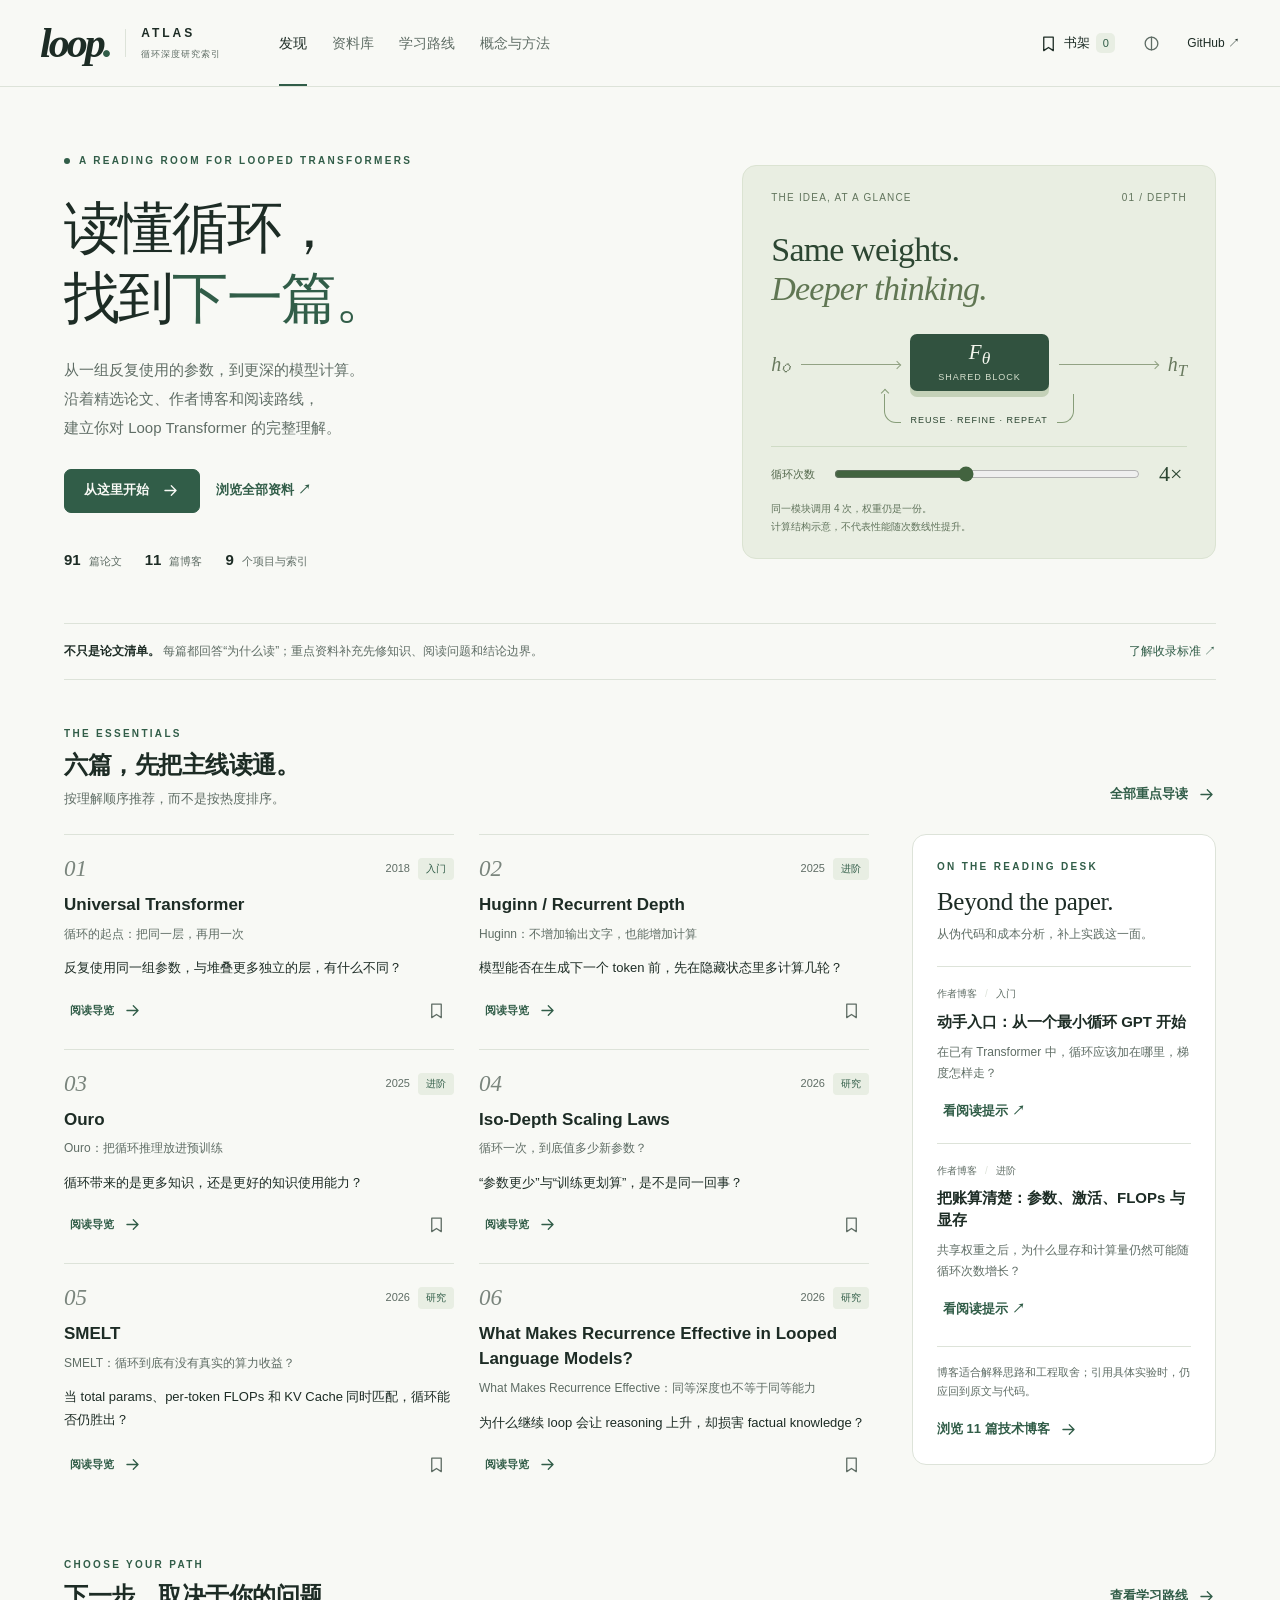
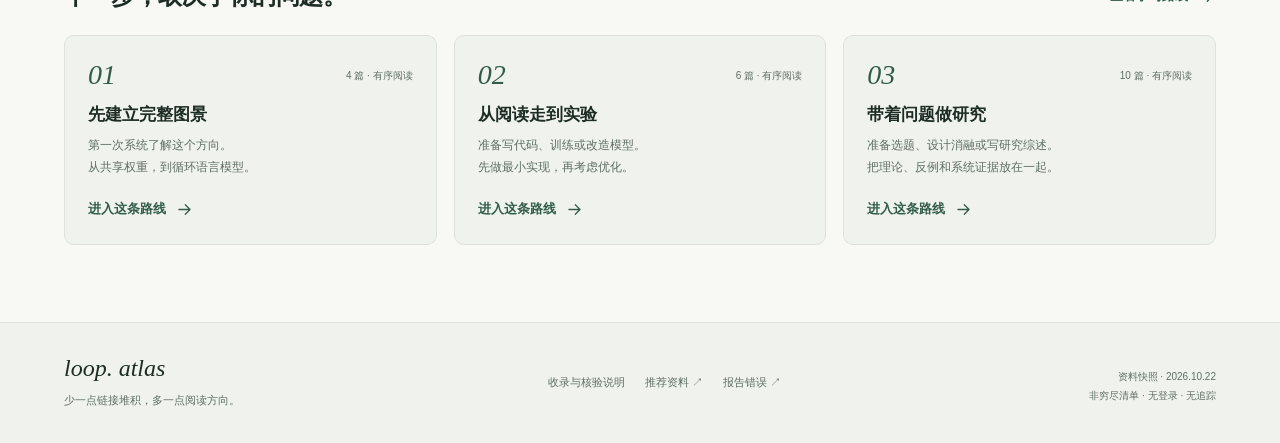
<file: index.html>
<!doctype html>
<html lang="zh-CN">
<head>
<meta charset="utf-8">
<meta name="viewport" content="width=device-width, initial-scale=1">
<meta name="color-scheme" content="light dark">
<meta name="theme-color" content="#f8f9f5">
<meta name="description" content="Loop Transformer 学习与研究导航：精选论文、作者博客、中文阅读提示与三条循序渐进的学习路线。">
<meta property="og:title" content="Loop Atlas — 读懂循环，找到下一篇">
<meta property="og:description" content="不止是一份论文清单。沿着问题、实验与证据，理解 Looped Transformer。">
<meta property="og:type" content="website">
<link rel="canonical" href="https://kimio-hub.github.io/loop-transformer-atlas/">
<link rel="icon" href="data:image/svg+xml,%3Csvg xmlns='http://www.w3.org/2000/svg' viewBox='0 0 48 48'%3E%3Crect width='48' height='48' rx='12' fill='%232e5142'/%3E%3Cpath d='M24 24c-4-9-15-9-15 0s11 9 15 0 15-9 15 0-11 9-15 0' fill='none' stroke='%23fff' stroke-width='3'/%3E%3C/svg%3E">
<title>Loop Atlas — Loop Transformer 精选研究站</title>
<script>try{document.documentElement.dataset.theme=localStorage.getItem('loop-atlas-theme')||'light'}catch(e){}</script>
<link rel="stylesheet" href="assets/site.css?v=2.0">
<script src="assets/site.js?v=2.0" defer></script>
</head>
<body>
<a href="#main" class="skip">跳到正文</a>
<svg class="svg-defs" aria-hidden="true" xmlns="http://www.w3.org/2000/svg"><defs>
<symbol id="i-arrow" viewBox="0 0 24 24"><path d="M5 12h14m-6-6 6 6-6 6"/></symbol>
<symbol id="i-external" viewBox="0 0 24 24"><path d="M8 6h10v10M18 6 6 18"/></symbol>
<symbol id="i-bookmark" viewBox="0 0 24 24"><path d="M6 4h12v17l-6-4-6 4z"/></symbol>
<symbol id="i-search" viewBox="0 0 24 24"><circle cx="10.5" cy="10.5" r="6.5"/><path d="m16 16 5 5"/></symbol>
<symbol id="i-check" viewBox="0 0 24 24"><path d="m5 12 4 4L19 6"/></symbol>
<symbol id="i-close" viewBox="0 0 24 24"><path d="m6 6 12 12M18 6 6 18"/></symbol>
<symbol id="i-theme" viewBox="0 0 24 24"><circle cx="12" cy="12" r="8"/><path d="M12 4v16"/></symbol>
<symbol id="i-download" viewBox="0 0 24 24"><path d="M12 3v12m-5-5 5 5 5-5M5 16v5h14v-5"/></symbol>
</defs></svg>
<header class="site-header">
<div class="header-inner">
<a href="#discover" class="brand" aria-label="Loop Atlas 首页"><span class="brand-loop">loop<span class="brand-dot">.</span></span><span class="brand-divider"></span><span class="brand-atlas">ATLAS<br><small>循环深度研究索引</small></span></a>
<nav class="topnav" aria-label="主导航">
<a href="#discover" data-nav="discover">发现</a>
<a href="#library" data-nav="library">资料库</a>
<a href="#paths" data-nav="paths">学习路线</a>
<a href="#understand" data-nav="understand">概念与方法</a>
</nav>
<div class="header-actions">
<a href="#saved" class="shelf-link" data-nav="saved" aria-label="我的书架"><svg class="icon"><use href="#i-bookmark"/></svg><span class="shelf-text">书架</span><span id="saved-count" class="count-dot">0</span></a>
<button class="icon-button" id="theme" aria-label="切换深色模式" title="切换明暗主题"><svg class="icon"><use href="#i-theme"/></svg></button>
<a class="github-link" href="https://github.com/kimio-hub/loop-transformer-atlas" target="_blank" rel="noopener noreferrer">GitHub ↗</a>
</div>
</div>
</header>
<main id="main" tabindex="-1">
<div id="app" class="page"><div class="loading"><span class="eyebrow">LOOP / ATLAS</span><h1>正在整理你的阅读桌。</h1><p>加载论文、博客和学习路线…</p></div></div>
<noscript><div class="page notice">交互检索需要启用 JavaScript。你也可以直接阅读 <a href="bibliography.md">完整文献目录</a> 和 <a href="reading-guide.md">研究导读</a>。</div></noscript>
</main>
<footer class="site-footer"><div class="footer-inner"><div><a class="footer-brand" href="#discover">loop. atlas</a><p>少一点链接堆积，多一点阅读方向。</p></div><div class="footer-links"><a href="#understand">收录与核验说明</a><a href="https://github.com/kimio-hub/loop-transformer-atlas/issues/new?template=suggest-resource.yml" target="_blank" rel="noopener noreferrer">推荐资料 ↗</a><a href="https://github.com/kimio-hub/loop-transformer-atlas/issues/new?template=report-problem.yml" target="_blank" rel="noopener noreferrer">报告错误 ↗</a></div><p class="footer-note">资料快照 · 2026.10.22<br>非穷尽清单 · 无登录 · 无追踪</p></div></footer>
<dialog id="reader" aria-labelledby="reader-title"><button class="dialog-close icon-button" aria-label="关闭阅读导览" id="close-reader"><svg class="icon"><use href="#i-close"/></svg></button><div id="reader-content"></div></dialog>
<div id="toast" class="toast" role="status" aria-live="polite"></div>
</body>
</html>
</file>
<file: assets/site.css>
:root{--bg:#f8f9f5;--surface:#fff;--soft:#f0f3ed;--ink:#1d2c25;--muted:#5f6d65;--subtle:#7a857d;--accent:#315d48;--accent-soft:#e8eee3;--line:#dde3d9;--warm:#f4efe4;--shadow:0 18px 70px #1f35221a;--radius:14px;--serif:Georgia,"Noto Serif CJK SC","Songti SC",serif;--sans:-apple-system,BlinkMacSystemFont,"Segoe UI","PingFang SC","Microsoft YaHei",sans-serif;color-scheme:light}
:root[data-theme=dark]{--bg:#141c18;--surface:#1c2620;--soft:#222e26;--ink:#eef2e9;--muted:#b0bbae;--subtle:#96a492;--accent:#b9d3a5;--accent-soft:#2c3d2d;--line:#374439;--warm:#302d23;--shadow:0 18px 70px #0006;color-scheme:dark}
*{box-sizing:border-box}html{scroll-behavior:smooth;scroll-padding-top:105px}body{margin:0;background:var(--bg);color:var(--ink);font:15px/1.75 var(--sans);-webkit-font-smoothing:antialiased}button,input,select{font:inherit;color:inherit}button,a,input,select{-webkit-tap-highlight-color:transparent}button{cursor:pointer}a{color:inherit;text-decoration:none}button{border:0;background:none}svg{flex-shrink:0}button:disabled{opacity:.5;cursor:not-allowed}a:hover{color:var(--accent)}:focus-visible{outline:3px solid var(--accent);outline-offset:4px;border-radius:4px}::selection{background:#d6e4c7;color:#1b3424}h1,h2,h3,p{margin-top:0}h1,h2,h3{line-height:1.4}button h2,button h3{text-align:left}img{max-width:100%}.icon{width:19px;height:19px;stroke:currentColor;fill:none;stroke-width:1.65;stroke-linecap:round;stroke-linejoin:round;vertical-align:middle}.svg-defs{position:absolute;width:0;height:0;overflow:hidden}.skip{position:fixed;top:-100px;left:20px;background:var(--accent);color:var(--bg);padding:12px;z-index:100}.skip:focus{top:10px}.sr-only{position:absolute;width:1px;height:1px;padding:0;margin:-1px;overflow:hidden;clip:rect(0,0,0,0);white-space:nowrap;border:0}
.site-header{position:sticky;top:0;z-index:20;background:var(--bg);border-bottom:1px solid var(--line)}.header-inner{max-width:1312px;padding:0 40px;margin:auto;min-height:86px;display:flex;align-items:center;gap:32px}.brand{display:flex;align-items:center;gap:15px;flex-shrink:0}.brand-loop{font:italic bold 42px/1 var(--serif);letter-spacing:-3px}.brand-dot{color:var(--accent)}.brand-divider{width:1px;height:28px;background:var(--line)}.brand-atlas{font-size:12px;letter-spacing:3px;line-height:1.45;font-weight:750}.brand-atlas small{font-size:9px;letter-spacing:1px;display:block;color:var(--muted);font-weight:400;margin-top:5px}.topnav{display:flex;gap:25px;align-self:stretch;align-items:stretch;margin-left:26px;white-space:nowrap}.topnav a{display:flex;align-items:center;font-size:14px;color:var(--muted);position:relative}.topnav a:hover,.topnav a[aria-current=page]{color:var(--ink)}.topnav a[aria-current=page]:after{content:"";position:absolute;bottom:0;left:0;right:0;height:2px;background:var(--accent)}.header-actions{display:flex;align-items:center;gap:18px;margin-left:auto}.shelf-link{display:flex;gap:6px;align-items:center;font-size:13px;white-space:nowrap}.count-dot{font-size:11px;min-width:19px;line-height:20px;text-align:center;background:var(--accent-soft);color:var(--accent);border-radius:5px}.icon-button{width:36px;height:36px;display:inline-flex;align-items:center;justify-content:center;border-radius:50%;color:var(--muted);flex-shrink:0}.icon-button:hover{background:var(--accent-soft);color:var(--accent)}.icon-button[aria-pressed=true]{background:var(--accent-soft);color:var(--accent)}.icon-button[aria-pressed=true] .icon{fill:var(--accent-soft);stroke-width:2.3}.github-link{font-size:12px;white-space:nowrap}.page{max-width:1232px;margin:auto;padding:0 40px;min-height:60vh}.eyebrow{font-size:10px;letter-spacing:2.3px;font-weight:700;color:var(--accent);display:block;line-height:1.8;text-transform:uppercase}.kicker-dot{width:6px;height:6px;border-radius:50%;background:var(--accent);display:inline-block;margin-right:9px;vertical-align:middle}.hero{display:grid;grid-template-columns:1.28fr 1fr;gap:72px;padding:65px 0 50px;align-items:center}.hero h1{font-size:clamp(38px,4.4vw,59px);font-weight:550;letter-spacing:-1.8px;line-height:1.25;margin:23px 0 21px}.hero h1 span{color:var(--accent)}.hero-intro{font-size:15px;color:var(--muted);line-height:1.95;max-width:460px;margin-bottom:26px}.actions{display:flex;align-items:center;gap:16px;flex-wrap:wrap}.button{display:inline-flex;align-items:center;justify-content:center;gap:12px;min-height:44px;padding:9px 19px;border:1px solid var(--line);border-radius:7px;font-size:13px;font-weight:600;background:var(--surface);text-align:center}.button:hover{border-color:var(--accent);color:var(--accent)}.button.primary{background:var(--accent);border-color:var(--accent);color:var(--bg)}.button.primary:hover{filter:brightness(1.12)}.text-link{display:inline-flex;gap:9px;align-items:center;color:var(--accent);font-size:13px;font-weight:600}.text-link:hover{text-decoration:underline;text-underline-offset:4px}.hero-meta{display:flex;gap:23px;margin-top:34px;font-size:11px;color:var(--muted)}.hero-meta strong{font-size:15px;color:var(--ink);margin-right:5px;font-weight:650}.hero-visual{background:#e9eee2;border:1px solid #dbe3d2;border-radius:14px;padding:23px 28px 22px;color:#2c4632;position:relative;overflow:hidden}.diagram-head{display:flex;justify-content:space-between;gap:12px;font:10px/1.8 var(--sans);letter-spacing:1.2px;color:#61745c}.visual-title{font:34px/1.13 var(--serif);letter-spacing:-.8px;margin:24px 0 22px}.visual-title em{font-weight:400;color:#607653}.diagram-stage{position:relative;height:106px;display:flex;align-items:flex-start;padding-top:4px;justify-content:space-between;gap:10px}.state-symbol{font:italic 20px var(--serif);margin-top:19px;color:#68795e}.stage-line{flex:1;height:1px;background:#92a284;position:relative;margin-top:30px}.stage-line:after{content:"";border-right:1px solid #92a284;border-top:1px solid #92a284;width:5px;height:5px;position:absolute;right:0;top:-2px;transform:rotate(45deg)}.shared-block{width:139px;flex-shrink:0;text-align:center;height:57px;background:#31523f;color:#f4f6ee;border-radius:7px;position:relative;display:flex;flex-direction:column;align-items:center;justify-content:center;box-shadow:0 6px 0 #c4d1b8}.shared-block b{font:italic 21px var(--serif)}.shared-block small{font-size:9px;color:#d5dfcd;letter-spacing:1px}.loop-return{position:absolute;top:64px;left:calc(50% - 95px);width:190px;height:29px;border:1px solid #879d79;border-top:0;border-radius:0 0 12px 12px;text-align:center;font:9px/19px var(--sans);letter-spacing:1px}.loop-return span{position:relative;top:17px;background:#e9eee2;padding:0 9px}.loop-return:before{position:absolute;content:"";top:-4px;left:-3px;width:5px;height:5px;border-left:1px solid #879d79;border-top:1px solid #879d79;transform:rotate(45deg)}.loop-control{border-top:1px solid #cfdbc5;padding-top:14px;display:flex;align-items:center;gap:17px;margin-top:10px}.loop-control label{font-size:11px;color:#52674b;white-space:nowrap}.loop-control input{width:100%;min-width:0;accent-color:#42633f;cursor:pointer}.loop-control output{font:22px var(--serif);min-width:28px;white-space:nowrap}.diagram-note{font-size:10px;color:#61745c;margin:13px 0 0;line-height:1.8}.intro-strip{display:flex;align-items:center;justify-content:space-between;gap:22px;border-top:1px solid var(--line);border-bottom:1px solid var(--line);padding:17px 0;font-size:12px;color:var(--muted)}.intro-strip strong{color:var(--ink);font-weight:600}.intro-strip a{color:var(--accent);white-space:nowrap}.section{padding:45px 0 8px}.section-head{display:flex;justify-content:space-between;gap:24px;align-items:flex-end;margin-bottom:23px}.section-head h2{font-size:24px;font-weight:600;letter-spacing:-.5px;margin:5px 0 0}.section-head p{font-size:13px;color:var(--muted);margin:7px 0 0}.section-head .text-link{flex-shrink:0;margin-bottom:5px}.discovery-grid{display:grid;grid-template-columns:minmax(0,1fr) 304px;gap:43px}.picks{display:grid;grid-template-columns:1fr 1fr;gap:0 25px}.pick{position:relative;border-top:1px solid var(--line);padding:21px 0 20px;min-width:0;display:flex;flex-direction:column}.pick-top{display:flex;justify-content:space-between;align-items:center;gap:10px;margin-bottom:10px}.pick-num{font:italic 23px var(--serif);color:var(--subtle)}.meta{display:flex;align-items:center;gap:8px;flex-wrap:wrap;font-size:11px;color:var(--muted);line-height:1.6}.meta .sep{color:var(--line)}.tag{font-size:10px;display:inline-flex;padding:2px 7px;border-radius:4px;background:var(--soft);color:var(--muted);border:1px solid var(--line)}.tag.green{background:var(--accent-soft);color:var(--accent);border-color:transparent}.title-button{padding:0;text-align:left;font-weight:600;line-height:1.5}.title-button:hover{color:var(--accent)}.pick h3{font-size:17px;font-weight:600;line-height:1.45;margin:0 0 6px}.pick .zh-title{font-size:12px;color:var(--muted);margin:0 0 12px;line-height:1.7}.pick .pick-question{font-size:13px;line-height:1.8;margin:0 0 13px;color:var(--ink)}.pick-foot{display:flex;align-items:center;justify-content:space-between;gap:10px;margin-top:auto}.pick-foot .text-link{font-size:11px}.reading-desk{background:var(--surface);border:1px solid var(--line);border-radius:var(--radius);padding:23px 24px;align-self:start}.reading-desk h3{font:25px/1.2 var(--serif);margin:11px 0 7px;letter-spacing:-.3px}.desk-intro{font-size:12px;color:var(--muted);margin-bottom:21px}.blog-item{border-top:1px solid var(--line);padding:19px 0}.blog-item .meta{font-size:10px}.blog-item h4{margin:8px 0;font-size:15px;font-weight:600;line-height:1.55}.blog-item p{font-size:12px;line-height:1.8;color:var(--muted);margin:0 0 12px}.desk-note{border-top:1px solid var(--line);margin:5px 0 0;padding-top:16px;font-size:11px;color:var(--muted)}.route-teasers{display:grid;grid-template-columns:repeat(3,1fr);gap:17px;padding-bottom:39px}.route-teaser{background:var(--soft);border:1px solid var(--line);border-radius:10px;padding:23px;display:flex;flex-direction:column}.route-teaser:hover{border-color:var(--accent)}.route-teaser .route-no{font:italic 28px var(--serif);color:var(--accent)}.route-teaser h3{font-size:17px;margin:12px 0 8px;font-weight:600}.route-teaser p{font-size:12px;color:var(--muted);line-height:1.8;margin-bottom:20px}.route-teaser .text-link{margin-top:auto}.route-mini-meta{font-size:10px;margin-left:auto;color:var(--muted)}
.view-header{padding:46px 0 29px}.view-header h1{font-size:35px;letter-spacing:-1px;font-weight:550;margin:8px 0 12px}.view-header p{color:var(--muted);max-width:700px;font-size:14px;line-height:1.9;margin-bottom:0}.view-header .actions{margin-top:20px}.searchbox{display:flex;align-items:center;gap:12px;border:1px solid var(--line);background:var(--surface);border-radius:8px;padding:12px 16px;margin-bottom:18px}.searchbox:focus-within{border-color:var(--accent)}.searchbox .icon{color:var(--muted)}.searchbox input{border:0;background:transparent;outline:0;min-width:0;width:100%;font-size:14px;line-height:1.8}.searchbox input::placeholder{color:var(--subtle)}.searchbox kbd{border:1px solid var(--line);border-radius:4px;font:12px var(--sans);color:var(--muted);padding:0 6px}.library-layout{display:grid;grid-template-columns:186px minmax(0,1fr);gap:32px;padding:17px 0 50px}.filters{align-self:start;position:sticky;top:116px}.filter-title{font-size:10px;color:var(--subtle);font-weight:600;letter-spacing:1.7px;margin:0 0 10px}.topic-list{display:grid;gap:3px}.topic-button{display:flex;align-items:center;justify-content:space-between;gap:8px;padding:9px 11px;border-radius:6px;color:var(--muted);font-size:12px;text-align:left}.topic-button:hover,.topic-button[aria-pressed=true]{background:var(--accent-soft);color:var(--accent)}.topic-button span{font-size:10px;opacity:.8}.filter-rule{height:1px;background:var(--line);margin:20px 0}.filter-check{display:flex;align-items:flex-start;gap:8px;font-size:12px;color:var(--muted);margin:11px 0;line-height:1.7}.filter-check input{accent-color:var(--accent);margin-top:4px}.filter-help{font-size:10px;color:var(--subtle);line-height:1.9;margin:10px 0}.reset-button{font-size:12px;color:var(--accent);padding:0;text-decoration:underline;text-underline-offset:4px}.library-toolbar{display:flex;align-items:center;justify-content:space-between;gap:16px;border-bottom:1px solid var(--line);padding-bottom:14px;margin-bottom:3px}.type-tabs{display:flex;gap:5px;flex-wrap:wrap}.type-tab{font-size:12px;padding:6px 12px;border-radius:5px;color:var(--muted)}.type-tab[aria-pressed=true]{color:var(--ink);background:var(--soft);font-weight:600}.library-toolbar select{background:transparent;border:1px solid var(--line);border-radius:5px;padding:5px 7px;font-size:11px;max-width:140px}.result-bar{display:flex;justify-content:space-between;gap:10px;color:var(--subtle);font-size:11px;padding:14px 0}.result-bar button{font-size:11px;color:var(--accent);padding:0}.paper-row{padding:22px 0;border-bottom:1px solid var(--line);display:grid;grid-template-columns:minmax(0,1fr) auto;gap:20px}.paper-row h3{font-size:18px;font-weight:600;line-height:1.5;margin:8px 0 5px}.paper-row .english-title{font-size:11px;line-height:1.65;color:var(--subtle);margin:0 0 9px;overflow-wrap:anywhere}.paper-row .summary{color:var(--muted);font-size:13px;line-height:1.85;margin:8px 0 12px;max-width:780px}.row-links{display:flex;gap:18px;align-items:center;flex-wrap:wrap;font-size:11px;color:var(--accent)}.row-links button{padding:0;font-size:11px;color:var(--accent)}.row-links a:hover,.row-links button:hover{text-decoration:underline;text-underline-offset:3px}.row-actions{display:flex;align-items:flex-start;gap:3px;padding-top:3px}.read-check{color:var(--accent)}.mobile-filter{display:none}.empty{padding:60px 25px;text-align:center;border:1px dashed var(--line);border-radius:12px;margin:20px 0}.empty h2{font-size:21px;font-weight:500}.empty p{font-size:13px;color:var(--muted)}.empty .actions{justify-content:center}.library-note{font-size:11px;color:var(--muted);line-height:1.9;padding-top:22px}
.routes-page{padding-bottom:55px}.route-detail{border-top:1px solid var(--line);padding:32px 0;display:grid;grid-template-columns:280px minmax(0,1fr);gap:48px;scroll-margin-top:110px}.route-intro .route-no{font:italic 38px/1 var(--serif);color:var(--accent)}.route-intro h2{font-size:24px;margin:15px 0 10px;font-weight:550}.route-intro p{font-size:13px;color:var(--muted);line-height:1.85}.route-intro h4{font-size:11px;margin:17px 0 5px;color:var(--ink)}.route-progress{margin-top:24px;font-size:11px;color:var(--muted)}.progress-track{height:4px;background:var(--line);border-radius:3px;margin-top:8px;overflow:hidden}.progress-track span{display:block;height:100%;background:var(--accent);transition:width .2s}.route-steps{list-style:none;padding:0;margin:0}.route-step{display:grid;grid-template-columns:30px minmax(0,1fr) 36px;gap:14px;position:relative;padding-bottom:27px}.route-step:not(:last-child):before{content:"";position:absolute;left:13px;top:30px;bottom:3px;border-left:1px solid var(--line)}.step-number{width:28px;height:28px;border:1px solid var(--line);background:var(--surface);border-radius:50%;font-size:11px;display:grid;place-items:center;color:var(--muted);z-index:1}.step-number.done{background:var(--accent-soft);border-color:var(--accent);color:var(--accent)}.step-body h3{font-size:17px;font-weight:600;margin:0 0 6px;line-height:1.6}.step-body p{font-size:12px;color:var(--muted);margin:6px 0;line-height:1.8}.step-question{background:var(--soft);padding:9px 12px;border-radius:6px;color:var(--ink)!important;font-size:12px!important}.route-target{font-size:12px;border-left:2px solid var(--accent);padding-left:12px;color:var(--muted);margin-top:22px}
.concept-layout{display:grid;grid-template-columns:1.4fr 1fr;gap:24px;margin:8px 0 35px}.concept-lead{border:1px solid var(--line);border-radius:12px;padding:28px;background:var(--surface)}.concept-lead h2{font-size:22px;font-weight:550;margin-bottom:13px}.concept-lead p{font-size:14px;line-height:1.9;color:var(--muted)}.formula{padding:20px;margin:20px 0;background:var(--soft);border-radius:7px;font:italic 25px/1.6 var(--serif);text-align:center;color:var(--accent)}.concept-aside{background:var(--accent-soft);border-radius:12px;padding:28px}.concept-aside h3{font-size:17px;font-weight:600}.concept-aside p{font-size:13px;color:var(--muted);line-height:1.95}.source-links{display:flex;gap:14px;flex-wrap:wrap;font-size:11px;color:var(--accent);margin-top:14px}.concept-grid{display:grid;grid-template-columns:repeat(3,1fr);gap:22px}.concept-card{padding:20px 0;border-top:1px solid var(--line)}.concept-card .num{font:italic 28px var(--serif);color:var(--subtle)}.concept-card h3{font-size:18px;margin:15px 0 12px;font-weight:600}.concept-card p{font-size:13px;color:var(--muted);line-height:1.95}.comparison{border:1px solid var(--line);border-radius:10px;overflow:hidden;background:var(--surface);margin:22px 0 36px}.comparison-row{display:grid;grid-template-columns:180px 1fr;gap:20px;padding:17px 24px;border-bottom:1px solid var(--line);font-size:13px}.comparison-row:last-child{border-bottom:0}.comparison-row strong{font-weight:600}.comparison-row span{color:var(--muted)}.method-note{padding:26px 28px;border:1px solid var(--line);border-radius:12px;font-size:13px;color:var(--muted);line-height:1.95;margin-bottom:50px}.method-note h2{font-size:20px;color:var(--ink);font-weight:550}.method-note p:last-child{margin-bottom:0}.method-note a{color:var(--accent);text-decoration:underline;text-underline-offset:3px}.shelf-summary{display:flex;gap:25px;margin:25px 0 0;font-size:12px;color:var(--muted)}.shelf-summary strong{font:24px var(--serif);color:var(--ink);margin-right:6px}.saved-tabs{display:flex;gap:8px;margin-bottom:20px}.privacy-note{padding:14px 18px;border:1px solid var(--line);border-radius:8px;font-size:12px;color:var(--muted);line-height:1.8;margin-bottom:14px}.saved-list{padding-bottom:50px}.loading{padding:80px 0}.loading h1{font-size:28px;font-weight:500;margin:15px 0}.loading p{color:var(--muted)}.notice{padding:35px;font-size:14px}.notice a{text-decoration:underline}
.site-footer{border-top:1px solid var(--line);margin-top:30px;background:var(--soft)}.footer-inner{max-width:1232px;margin:auto;padding:32px 40px;display:flex;gap:35px;align-items:center;justify-content:space-between}.footer-brand{font:italic 24px var(--serif)}.footer-inner p{margin:7px 0 0;font-size:11px;color:var(--muted)}.footer-links{display:flex;gap:20px;flex-wrap:wrap;font-size:11px;color:var(--muted)}.footer-note{text-align:right;font-size:10px!important;line-height:1.9;white-space:nowrap}
dialog{padding:0;border:1px solid var(--line);border-radius:17px;background:var(--surface);color:var(--ink);width:min(760px,calc(100% - 32px));max-height:calc(100dvh - 64px);box-shadow:var(--shadow);overscroll-behavior:contain}dialog::backdrop{background:#14201980;backdrop-filter:blur(3px)}.dialog-close{position:sticky;top:16px;float:right;right:16px;margin:16px 16px -52px 0;z-index:1;background:var(--soft)}#reader-content{padding:40px}.reader-top{padding-right:32px}.reader-top h2{font-size:27px;letter-spacing:-.4px;font-weight:550;line-height:1.5;margin:14px 0 10px}.reader-original{font-size:13px;line-height:1.75;color:var(--muted);overflow-wrap:anywhere;margin-bottom:12px}.reader-authors{font-size:11px;color:var(--subtle);margin-bottom:20px}.reader-actions{display:flex;gap:8px;flex-wrap:wrap;margin:22px 0 26px}.reader-actions .button{font-size:12px;min-height:39px;padding:8px 12px}.reader-question{background:var(--accent-soft);padding:22px;border-radius:9px;margin:20px 0 26px}.reader-question small{font-size:10px;color:var(--accent);font-weight:650;letter-spacing:1px}.reader-question p{font-size:17px;line-height:1.8;margin:8px 0 0}.reader-section{margin:22px 0}.reader-section h3{font-size:12px;color:var(--subtle);letter-spacing:.5px;margin-bottom:7px;font-weight:600}.reader-section p{font-size:14px;line-height:1.95;margin-bottom:0}.reader-boundary{padding:18px 20px;border-left:2px solid #a99d70;background:var(--warm);border-radius:0 6px 6px 0}.reader-boundary p{font-size:13px;color:var(--muted)}.review-note{font-size:11px;color:var(--muted);border-top:1px solid var(--line);padding-top:18px;line-height:1.9;margin-top:25px}.review-note a{color:var(--accent);text-decoration:underline;text-underline-offset:3px}.related-links{display:flex;gap:7px;flex-wrap:wrap}.related-links button{border:1px solid var(--line);padding:6px 10px;border-radius:5px;font-size:11px;color:var(--accent)}.related-links button:hover{background:var(--accent-soft)}.toast{position:fixed;bottom:26px;left:50%;transform:translate(-50%,12px);max-width:calc(100% - 30px);background:var(--ink);color:var(--bg);padding:11px 22px;border-radius:8px;box-shadow:var(--shadow);font-size:12px;opacity:0;pointer-events:none;z-index:100;transition:opacity .15s,transform .15s}.toast.show{opacity:1;transform:translate(-50%,0)}body.modal-open{overflow:hidden}
@media(min-width:1600px){.page,.footer-inner{max-width:1280px}.hero{gap:95px;padding-top:80px;padding-bottom:65px}.hero h1{font-size:64px}}
@media(max-width:1100px){.header-inner{gap:20px;padding:0 28px}.topnav{gap:18px;margin-left:0}.header-actions{gap:10px}.github-link{display:none}.hero{gap:38px}.page{padding:0 32px}.hero h1{font-size:47px}.discovery-grid{gap:26px;grid-template-columns:minmax(0,1fr) 270px}.reading-desk{padding:20px}.picks{gap:0 18px}.library-layout{gap:24px;grid-template-columns:170px minmax(0,1fr)}.hero-meta{gap:15px}}
@media(max-width:820px){.header-inner{flex-wrap:wrap;gap:0 20px;padding:15px 24px 0;min-height:auto}.brand-loop{font-size:35px}.brand-atlas{font-size:10px}.brand-atlas small{font-size:8px}.brand-divider{height:24px}.header-actions{margin-left:auto}.topnav{width:100%;order:3;gap:28px;overflow-x:auto;min-height:49px;margin-top:8px}.topnav a{font-size:13px}.page{padding:0 24px}.hero{gap:28px;padding-top:38px;grid-template-columns:1.1fr 1fr}.hero h1{font-size:39px}.hero-intro{font-size:13px}.hero-visual{padding:19px}.visual-title{font-size:27px}.hero-meta{gap:12px;flex-wrap:wrap;font-size:10px}.hero-meta strong{font-size:13px}.hero .eyebrow{font-size:8px;letter-spacing:1.3px}.diagram-head{font-size:8px}.shared-block{width:110px}.loop-return{left:calc(50% - 75px);width:150px}.hero .actions{gap:12px}.hero .button{font-size:12px;padding:8px 13px}.hero .text-link{font-size:12px}.discovery-grid{grid-template-columns:1fr;gap:30px}.reading-desk{display:grid;grid-template-columns:1fr 1fr;gap:0 25px;padding:23px}.desk-heading,.desk-note,.desk-all{grid-column:1/-1}.reading-desk .desk-intro{margin-bottom:13px}.blog-item{padding-bottom:10px}.desk-note{margin-top:10px}.route-teasers{gap:12px}.route-teaser{padding:18px}.route-detail{grid-template-columns:230px minmax(0,1fr);gap:28px}.concept-layout{grid-template-columns:1fr}.concept-grid{gap:20px}.concept-card h3{font-size:16px}.footer-inner{padding:28px 24px;gap:20px}.footer-links{max-width:280px;gap:10px 18px}.footer-note{display:none}.filters{top:145px}}
@media(max-width:600px){.header-inner{padding:13px 20px 0}.header-actions{gap:7px}.shelf-text{display:none}.topnav{gap:25px}.topnav a{font-size:12px}.page{padding:0 20px}.hero{grid-template-columns:1fr;padding:33px 0 26px;gap:27px}.hero .eyebrow{font-size:9px}.hero h1{font-size:45px;line-height:1.25;letter-spacing:-1px;margin-top:16px;margin-bottom:16px}.hero-intro{font-size:14px;margin-bottom:22px;max-width:100%}.hero-meta{margin-top:22px;gap:17px}.hero-visual{padding:20px 24px}.visual-title{font-size:31px;margin:18px 0}.diagram-stage{max-width:330px;margin:auto}.diagram-head{font-size:9px}.hero .button{min-height:43px;font-size:13px}.hero .text-link{font-size:13px}.diagram-note{font-size:10px}.intro-strip{font-size:11px;align-items:flex-start;padding:14px 0;gap:15px}.intro-strip a{font-size:10px}.section{padding-top:31px}.section-head{gap:12px;margin-bottom:19px}.section-head h2{font-size:22px}.section-head p{font-size:12px}.section-head .text-link{font-size:11px}.picks{grid-template-columns:1fr;gap:0}.pick{padding:18px 0}.pick-top{margin-bottom:6px}.pick-num{font-size:21px}.pick h3{font-size:18px}.pick .zh-title{margin-bottom:7px}.pick .pick-question{font-size:13px;line-height:1.85;margin-bottom:9px}.reading-desk{grid-template-columns:1fr;gap:0;padding:22px}.reading-desk .desk-heading,.reading-desk .desk-note,.reading-desk .desk-all{grid-column:auto}.blog-item{padding:19px 0}.route-teasers{grid-template-columns:1fr;gap:12px;padding-bottom:20px}.route-teaser{padding:20px 23px}.route-teaser h3{margin-top:9px}.route-teaser p{margin-bottom:15px}.view-header{padding:30px 0 23px}.view-header h1{font-size:30px}.view-header p{font-size:13px}.library-layout{grid-template-columns:1fr;gap:12px;padding-top:0}.filters{position:static}.topic-list,.filters .filter-title,.filters .filter-rule,.filters .filter-help{display:none}.mobile-filter{display:block;width:100%;padding:9px 10px;border:1px solid var(--line);background:var(--surface);border-radius:6px;font-size:12px;margin-bottom:10px}.filter-check{display:inline-flex;margin:2px 16px 7px 0;font-size:11px}.filters .reset-button{font-size:11px;display:block;margin-top:3px}.library-toolbar{gap:10px;padding-top:9px}.type-tab{padding:5px 9px;font-size:11px}.library-toolbar select{font-size:10px;max-width:114px;padding:5px}.searchbox{padding:11px 12px;margin-bottom:15px}.searchbox input{font-size:13px}.searchbox kbd{display:none}.paper-row{gap:10px;padding:19px 0}.paper-row h3{font-size:17px}.paper-row .summary{font-size:13px}.paper-row .english-title{font-size:10px}.row-actions{flex-direction:column;gap:1px}.row-actions .icon-button{width:31px;height:33px}.result-bar{font-size:10px}.route-detail{grid-template-columns:1fr;gap:23px;padding:27px 0}.route-intro .route-no{font-size:30px}.route-intro h2{margin:10px 0;font-size:23px}.route-progress{margin-top:15px}.route-steps{margin-top:4px}.route-step{gap:10px}.step-body h3{font-size:16px}.concept-lead,.concept-aside{padding:22px}.concept-lead p{font-size:13px}.concept-grid{grid-template-columns:1fr;gap:0}.concept-card{padding:22px 0}.concept-card h3{font-size:19px;margin-top:10px}.comparison-row{grid-template-columns:1fr;gap:6px;padding:16px 20px}.method-note{padding:22px;font-size:12px}.footer-inner{padding:25px 20px;display:block}.footer-links{margin-top:17px;font-size:11px;max-width:100%}.site-footer{margin-top:12px}.shelf-summary{gap:17px}.shelf-summary strong{font-size:22px}#reader-content{padding:30px 23px}.reader-top h2{font-size:23px}.reader-top{padding-right:20px}.reader-question{padding:18px}.reader-question p{font-size:16px}.reader-section p{font-size:13px}.reader-actions{gap:7px}.reader-actions .button{font-size:11px;padding:7px 10px}dialog{width:calc(100% - 20px);max-height:calc(100dvh - 28px)}.reader-original{font-size:12px}.reader-authors{font-size:10px}.hero-visual{max-width:440px;width:100%;justify-self:center}}
@media(prefers-reduced-motion:reduce){html{scroll-behavior:auto}*,*:before,*:after{transition:none!important;animation:none!important}}
</file>
